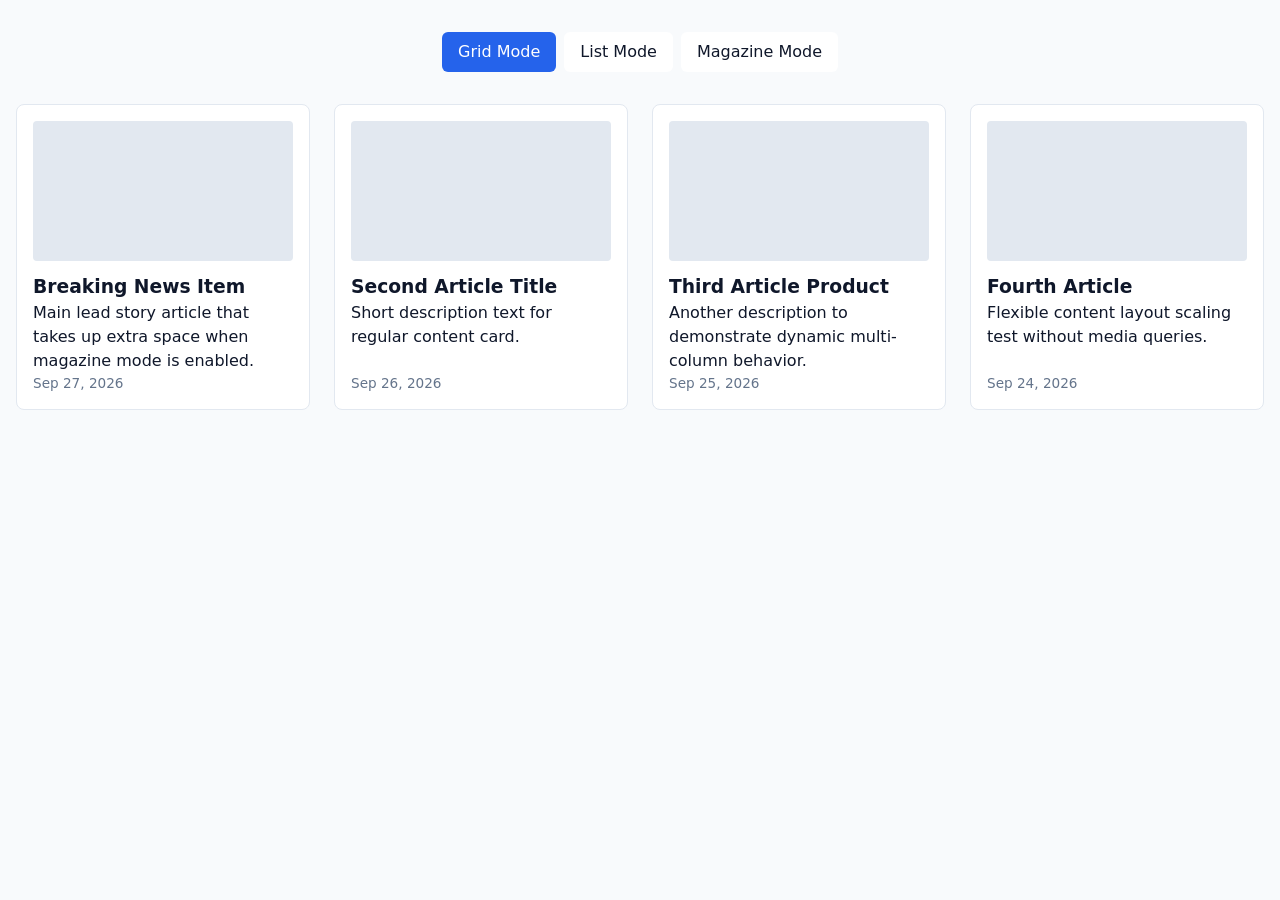
<file: index.html>
<!DOCTYPE html>
<html lang="en">
<head>
  <meta charset="UTF-8">
  <title>Task 3 - Three Layouts One Markup</title>
  <link rel="stylesheet" href="style.css">
  <style>
    /* 1. Скрываем стандартные радиокнопки */
    input[type="radio"] {
      display: none;
    }

    /* 2. Стилизуем переключатели как красивые кнопки */
    .controls {
      display: flex;
      justify-content: center;
      gap: 0.5rem;
      margin-bottom: 2rem;
    }

    .view-btn {
      padding: 0.5rem 1rem;
      border: 1px solid var(--border-color);
      border-radius: 6px;
      background: #fff;
      cursor: pointer;
      font-weight: 500;
      transition: all 0.2s;
    }

    /* Подсветка активной кнопки */
    #mode-grid:checked ~ .controls label[for="mode-grid"],
    #mode-list:checked ~ .controls label[for="mode-list"],
    #mode-magazine:checked ~ .controls label[for="mode-magazine"] {
      background: var(--primary);
      color: #fff;
      border-color: var(--primary);
    }

    /* ==========================================
       ПЕРЕКЛЮЧЕНИЕ РЕЖИМОВ ОТОБРАЖЕНИЯ (LAYOUTS)
       ========================================== */

    /* --- MODE 1: GRID MODE --- */
    #mode-grid:checked ~ .layout-container {
      display: grid;
      grid-template-columns: repeat(auto-fill, minmax(240px, 1fr));
      gap: var(--gap);
    }

    /* --- MODE 2: LIST MODE --- */
    #mode-list:checked ~ .layout-container {
      display: grid;
      grid-template-columns: 1fr;
      gap: 1rem;
    }

    #mode-list:checked ~ .layout-container .product-card {
      display: flex;
      flex-direction: row;
      align-items: center;
      gap: 1.5rem;
    }

    #mode-list:checked ~ .layout-container .product-img {
      width: 140px;
      height: 90px;
      flex-shrink: 0;
    }

    #mode-list:checked ~ .layout-container .product-body {
      display: flex;
      flex-direction: row;
      align-items: center;
      justify-content: space-between;
      width: 100%;
    }

    #mode-list:checked ~ .layout-container .product-date {
      margin-top: 0;
      white-space: nowrap;
    }

    /* --- MODE 3: MAGAZINE MODE --- */
    #mode-magazine:checked ~ .layout-container {
      display: grid;
      grid-template-columns: repeat(auto-fill, minmax(220px, 1fr));
      gap: var(--gap);
    }

    #mode-magazine:checked ~ .layout-container .product-card:first-child {
      grid-column: span 2;
      grid-row: span 2;
      background-color: #eff6ff;
      border-color: #bfdbfe;
    }

    #mode-magazine:checked ~ .layout-container .product-card:first-child .product-img {
      height: 280px;
    }
  </style>
</head>
<body>

  <!-- Радиокнопки обязаны быть прямыми соседями перед .layout-container -->
  <input type="radio" id="mode-grid" name="view" checked>
  <input type="radio" id="mode-list" name="view">
  <input type="radio" id="mode-magazine" name="view">

  <!-- Панель переключения -->
  <div class="controls">
    <label for="mode-grid" class="view-btn">Grid Mode</label>
    <label for="mode-list" class="view-btn">List Mode</label>
    <label for="mode-magazine" class="view-btn">Magazine Mode</label>
  </div>

  <!-- Контейнер с карточками -->
  <main class="layout-container">
    <article class="product-card">
      <div class="product-img"></div>
      <div class="product-body">
        <div>
          <h3>Breaking News Item</h3>
          <p>Main lead story article that takes up extra space when magazine mode is enabled.</p>
        </div>
        <span class="product-date">Sep 27, 2026</span>
      </div>
    </article>

    <article class="product-card">
      <div class="product-img"></div>
      <div class="product-body">
        <div>
          <h3>Second Article Title</h3>
          <p>Short description text for regular content card.</p>
        </div>
        <span class="product-date">Sep 26, 2026</span>
      </div>
    </article>

    <article class="product-card">
      <div class="product-img"></div>
      <div class="product-body">
        <div>
          <h3>Third Article Product</h3>
          <p>Another description to demonstrate dynamic multi-column behavior.</p>
        </div>
        <span class="product-date">Sep 25, 2026</span>
      </div>
    </article>

    <article class="product-card">
      <div class="product-img"></div>
      <div class="product-body">
        <div>
          <h3>Fourth Article</h3>
          <p>Flexible content layout scaling test without media queries.</p>
        </div>
        <span class="product-date">Sep 24, 2026</span>
      </div>
    </article>
  </main>

</body>
</html>
</file>
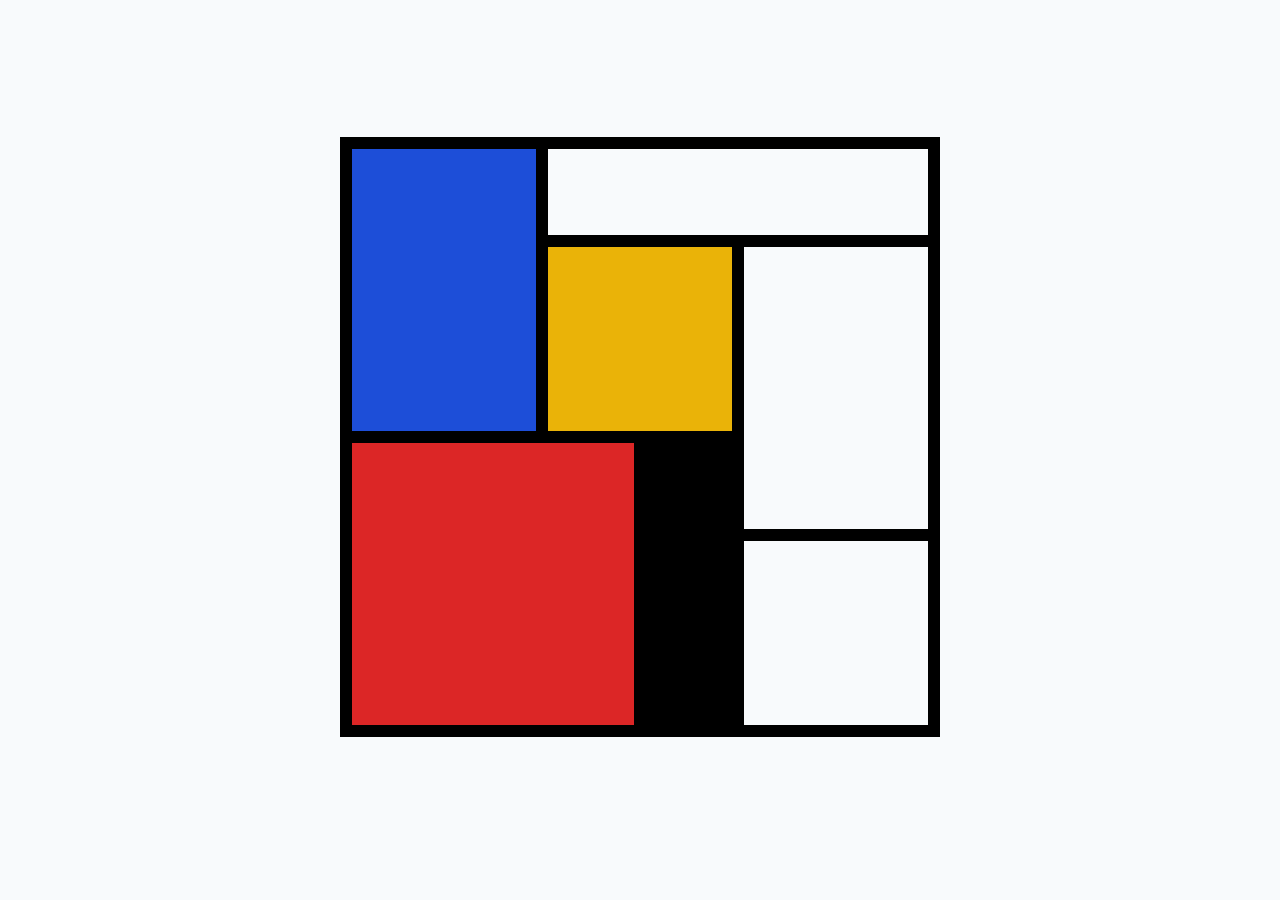
<file: task1.html>
<!DOCTYPE html>
<html lang="en">
<head>
  <meta charset="UTF-8">
  <title>Task 1 - Mondrian Grid</title>
  <link rel="stylesheet" href="style.css">
</head>
<body>
  <div class="mondrian-wrapper">
    <div class="mondrian-grid">
      <div class="mondrian-item m-blue"></div>
      <div class="mondrian-item m-white-top"></div>
      <div class="mondrian-item m-yellow"></div>
      <div class="mondrian-item m-white-right-top"></div>
      <div class="mondrian-item m-red"></div>
      <div class="mondrian-item m-black"></div>
      <div class="mondrian-item m-white-right-bottom"></div>
    </div>
  </div>
</body>
</html>
</file>
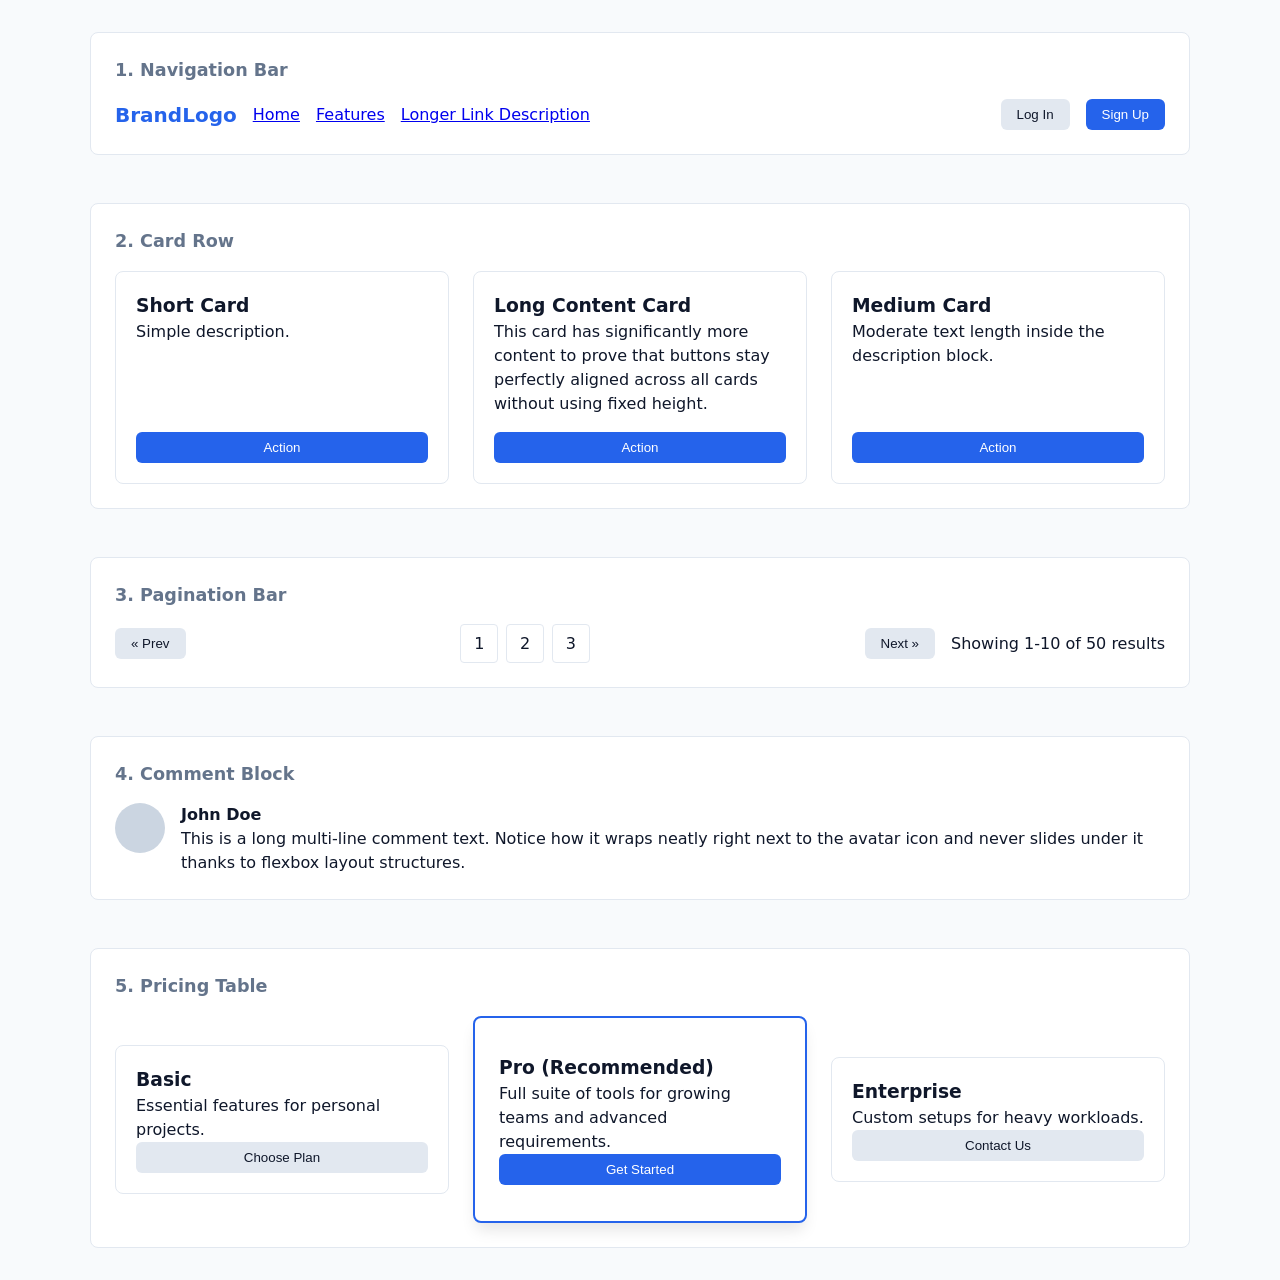
<file: task2.html>
<!DOCTYPE html>
<html lang="en">
<head>
  <meta charset="UTF-8">
  <title>Task 2 - Component Library</title>
  <link rel="stylesheet" href="style.css">
</head>
<body>
  <div class="library-container">
    
    <!-- (1) Navbar -->
    <div class="component-box">
      <h2>1. Navigation Bar</h2>
      <nav class="navbar">
        <div class="nav-logo">BrandLogo</div>
        <ul class="nav-links">
          <li><a href="#">Home</a></li>
          <li><a href="#">Features</a></li>
          <li><a href="#">Longer Link Description</a></li>
        </ul>
        <div class="nav-actions">
          <button class="btn btn-secondary">Log In</button>
          <button class="btn">Sign Up</button>
        </div>
      </nav>
    </div>

    <!-- (2) Card Row -->
    <div class="component-box">
      <h2>2. Card Row</h2>
      <div class="card-row">
        <div class="card">
          <div class="card-content">
            <h3>Short Card</h3>
            <p>Simple description.</p>
          </div>
          <button class="btn">Action</button>
        </div>
        <div class="card">
          <div class="card-content">
            <h3>Long Content Card</h3>
            <p>This card has significantly more content to prove that buttons stay perfectly aligned across all cards without using fixed height.</p>
          </div>
          <button class="btn">Action</button>
        </div>
        <div class="card">
          <div class="card-content">
            <h3>Medium Card</h3>
            <p>Moderate text length inside the description block.</p>
          </div>
          <button class="btn">Action</button>
        </div>
      </div>
    </div>

    <!-- (3) Pagination -->
    <div class="component-box">
      <h2>3. Pagination Bar</h2>
      <div class="pagination-bar">
        <button class="btn btn-secondary">&laquo; Prev</button>
        <div class="pagination-center">
          <span class="page-num">1</span>
          <span class="page-num">2</span>
          <span class="page-num">3</span>
        </div>
        <button class="btn btn-secondary">Next &raquo;</button>
        <div class="results-count">Showing 1-10 of 50 results</div>
      </div>
    </div>

    <!-- (4) Comment Block -->
    <div class="component-box">
      <h2>4. Comment Block</h2>
      <div class="comment-block">
        <div class="avatar"></div>
        <div class="comment-content">
          <h4>John Doe</h4>
          <p>This is a long multi-line comment text. Notice how it wraps neatly right next to the avatar icon and never slides under it thanks to flexbox layout structures.</p>
        </div>
      </div>
    </div>

    <!-- (5) Pricing Table -->
    <div class="component-box">
      <h2>5. Pricing Table</h2>
      <div class="pricing-table">
        <div class="pricing-card">
          <h3>Basic</h3>
          <p>Essential features for personal projects.</p>
          <button class="btn btn-secondary" style="margin-top:auto;">Choose Plan</button>
        </div>
        <div class="pricing-card featured">
          <h3>Pro (Recommended)</h3>
          <p>Full suite of tools for growing teams and advanced requirements.</p>
          <button class="btn" style="margin-top:auto;">Get Started</button>
        </div>
        <div class="pricing-card">
          <h3>Enterprise</h3>
          <p>Custom setups for heavy workloads.</p>
          <button class="btn btn-secondary" style="margin-top:auto;">Contact Us</button>
        </div>
      </div>
    </div>

  </div>
</body>
</html>
</file>
<file: style.css>
/* RESET & VARS */
* { box-sizing: border-box; margin: 0; padding: 0; }
:root {
  --primary: #2563eb;
  --bg-card: #ffffff;
  --text-main: #0f172a;
  --text-muted: #64748b;
  --border: 1px solid #e2e8f0;
  --gap: 1.5rem;
  --radius: 8px;
}
body { font-family: system-ui, sans-serif; background: #f8fafc; color: var(--text-main); line-height: 1.5; padding: 2rem 1rem; }

/* UTILS */
.btn { display: inline-flex; align-items: center; justify-content: center; padding: 0.5rem 1rem; border-radius: 6px; border: 0; background: var(--primary); color: #fff; font-weight: 500; cursor: pointer; text-decoration: none; }
.btn-secondary { background: #e2e8f0; color: var(--text-main); }

/* TASK 1: GRID MONDRIAN */
.mondrian-wrapper { display: flex; justify-content: center; align-items: center; min-height: 90vh; }
.mondrian-grid {
  display: grid;
  grid-template: repeat(6, 1fr) / repeat(6, 1fr);
  gap: 12px;
  background: #000;
  border: 12px solid #000;
  width: 90vw; height: 90vw; max-width: 600px; max-height: 600px;
  aspect-ratio: 1 / 1;
}
.mondrian-item { background: #f8fafc; }
.m-blue { grid-area: 1 / 1 / 4 / 3; background: #1d4ed8; }
.m-white-top { grid-area: 1 / 3 / 2 / 7; }
.m-yellow { grid-area: 2 / 3 / 4 / 5; background: #eab308; }
.m-white-right-top { grid-area: 2 / 5 / 5 / 7; }
.m-red { grid-area: 4 / 1 / 7 / 4; background: #dc2626; }
.m-black { grid-area: 4 / 4 / 7 / 5; background: #000; }
.m-white-right-bottom { grid-area: 5 / 5 / 7 / 7; }

/* TASK 2: FLEXBOX LIBRARY */
.library-container { max-width: 1100px; margin: 0 auto; display: flex; flex-direction: column; gap: 3rem; }
.component-box { background: var(--bg-card); padding: 1.5rem; border-radius: var(--radius); border: var(--border); }
.component-box h2 { margin-bottom: 1rem; font-size: 1.1rem; color: var(--text-muted); }

/* Components */
.navbar, .nav-links, .nav-actions { display: flex; flex-wrap: wrap; align-items: center; gap: 1rem; list-style: none; }
.nav-logo { font-weight: 700; font-size: 1.25rem; color: var(--primary); }
.nav-actions { margin-left: auto; }

.card-row, .pricing-table { display: flex; flex-wrap: wrap; gap: var(--gap); }
.card, .pricing-card { flex: 1 1 220px; display: flex; flex-direction: column; padding: 1.25rem; border: var(--border); border-radius: var(--radius); background: #fff; }
.card-content { flex-grow: 1; margin-bottom: 1rem; }

.pagination-bar { display: flex; flex-wrap: wrap; align-items: center; justify-content: space-between; gap: 1rem; }
.pagination-center { display: flex; gap: 0.5rem; margin: 0 auto; }
.page-num { padding: 0.4rem 0.8rem; border: var(--border); border-radius: 4px; }

.comment-block { display: flex; gap: 1rem; align-items: flex-start; }
.avatar { width: 50px; height: 50px; border-radius: 50%; flex-shrink: 0; background: #cbd5e1; }

.pricing-table { align-items: center; }
.pricing-card.featured { padding: 2.25rem 1.5rem; border: 2px solid var(--primary); box-shadow: 0 10px 15px -3px rgba(0,0,0,0.1); }

/* TASK 3: THREE LAYOUTS */
.product-card { display: flex; flex-direction: column; background: #fff; border: var(--border); border-radius: var(--radius); padding: 1rem; gap: 0.75rem; }
.product-img { width: 100%; height: 140px; background: #e2e8f0; border-radius: 4px; }
.product-body { display: flex; flex-direction: column; flex-grow: 1; }
.product-date { color: var(--text-muted); font-size: 0.85rem; margin-top: auto; }
</file>
